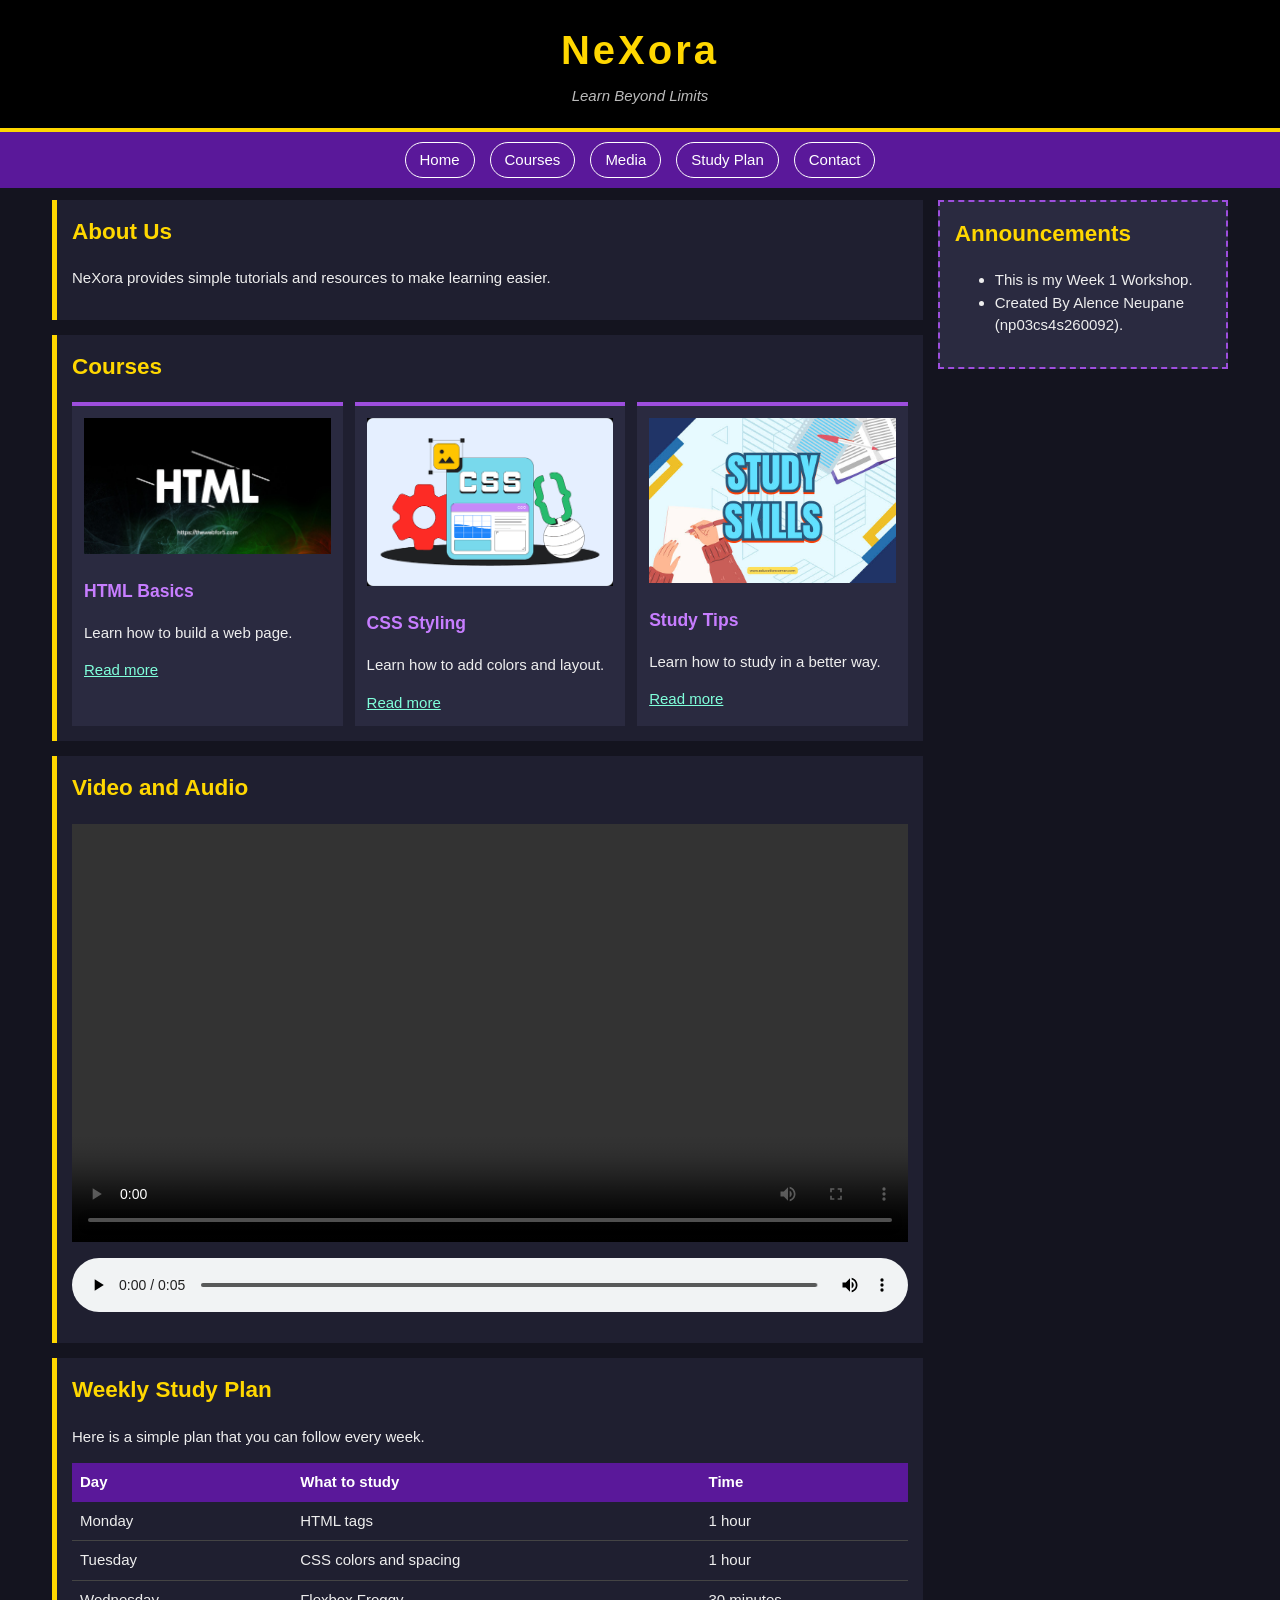
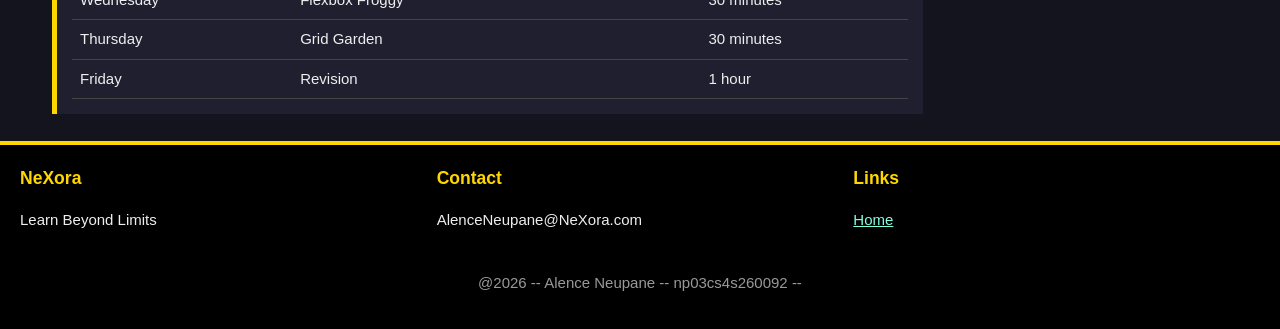
<file: workshop/index.html>
<!DOCTYPE html>
<html lang="en">
<head>
    <meta charset="UTF-8">
    <meta name="viewport" content="width=device-width, initial-scale=1.0">
    <title>NeXora</title>
    <link rel="stylesheet" href="style.css">
</head>
<body>

    <header>
        <h1>NeXora</h1>
        <p>Learn Beyond Limits</p>
    </header>

    <nav>
        <ul>
            <li><a href="#home">Home</a></li>
            <li><a href="#courses">Courses</a></li>
            <li><a href="#media">Media</a></li>
            <li><a href="#plan">Study Plan</a></li>
            <li><a href="#contact">Contact</a></li>
        </ul>
    </nav>

    <div class="wrapper">

        <main>

            <section id="home">
                <h2>About Us</h2>
                <p>NeXora provides simple tutorials and resources to make learning easier.</p>
            </section>

            <section id="courses">
                <h2>Courses</h2>
                <div class="course-area">
                    <article class="course-box">
                        <img src="images/html.png" alt="HTML course">
                        <h3>HTML Basics</h3>
                        <p>Learn how to build a web page.</p>
                        <a href="https://developer.mozilla.org/en-US/docs/Learn/HTML">Read more</a>
                    </article>

                    <article class="course-box">
                        <img src="images/css.png" alt="CSS course">
                        <h3>CSS Styling</h3>
                        <p>Learn how to add colors and layout.</p>
                        <a href="https://developer.mozilla.org/en-US/docs/Learn/CSS">Read more</a>
                    </article>

                    <article class="course-box">
                        <img src="images/study.png" alt="Study tips">
                        <h3>Study Tips</h3>
                        <p>Learn how to study in a better way.</p>
                        <a href="https://learningcenter.unc.edu/tips-and-tools/studying-101-study-smarter-not-harder/">Read more</a>
                    </article>
                </div>
            </section>

            <section id="media">
                <h2>Video and Audio</h2>

                <video controls>
                    <source src="video/intro.mp4" type="video/mp4">
                </video>

                <audio controls>
                    <source src="audio/lesson.mp3" type="audio/mpeg">
                </audio>
            </section>

            <section id="plan">
                <h2>Weekly Study Plan</h2>
                <p>Here is a simple plan that you can follow every week.</p>
                <table>
                    <tr>
                        <th>Day</th>
                        <th>What to study</th>
                        <th>Time</th>
                    </tr>
                    <tr>
                        <td>Monday</td>
                        <td>HTML tags</td>
                        <td>1 hour</td>
                    </tr>
                    <tr>
                        <td>Tuesday</td>
                        <td>CSS colors and spacing</td>
                        <td>1 hour</td>
                    </tr>
                    <tr>
                        <td>Wednesday</td>
                        <td>Flexbox Froggy</td>
                        <td>30 minutes</td>
                    </tr>
                    <tr>
                        <td>Thursday</td>
                        <td>Grid Garden</td>
                        <td>30 minutes</td>
                    </tr>
                    <tr>
                        <td>Friday</td>
                        <td>Revision</td>
                        <td>1 hour</td>
                    </tr>
                </table>
            </section>

        </main>

        <aside>
            <h2>Announcements</h2>
            <ul>
                <li>This is my Week 1 Workshop.</li>
                <li>Created By Alence Neupane (np03cs4s260092).</li>
            </ul>
        </aside>

    </div>

    <footer id="contact">
        <div class="foot-col">
            <h3>NeXora</h3>
            <p>Learn Beyond Limits</p>
        </div>
        <div class="foot-col">
            <h3>Contact</h3>
            <p>AlenceNeupane@NeXora.com</p>
        </div>
        <div class="foot-col">
            <h3>Links</h3>
            <p><a href="#home">Home</a></p>
        </div>
        <p class="foot-copy">@2026 -- Alence Neupane -- np03cs4s260092 --</p>
    </footer>

</body>
</html>
</file>
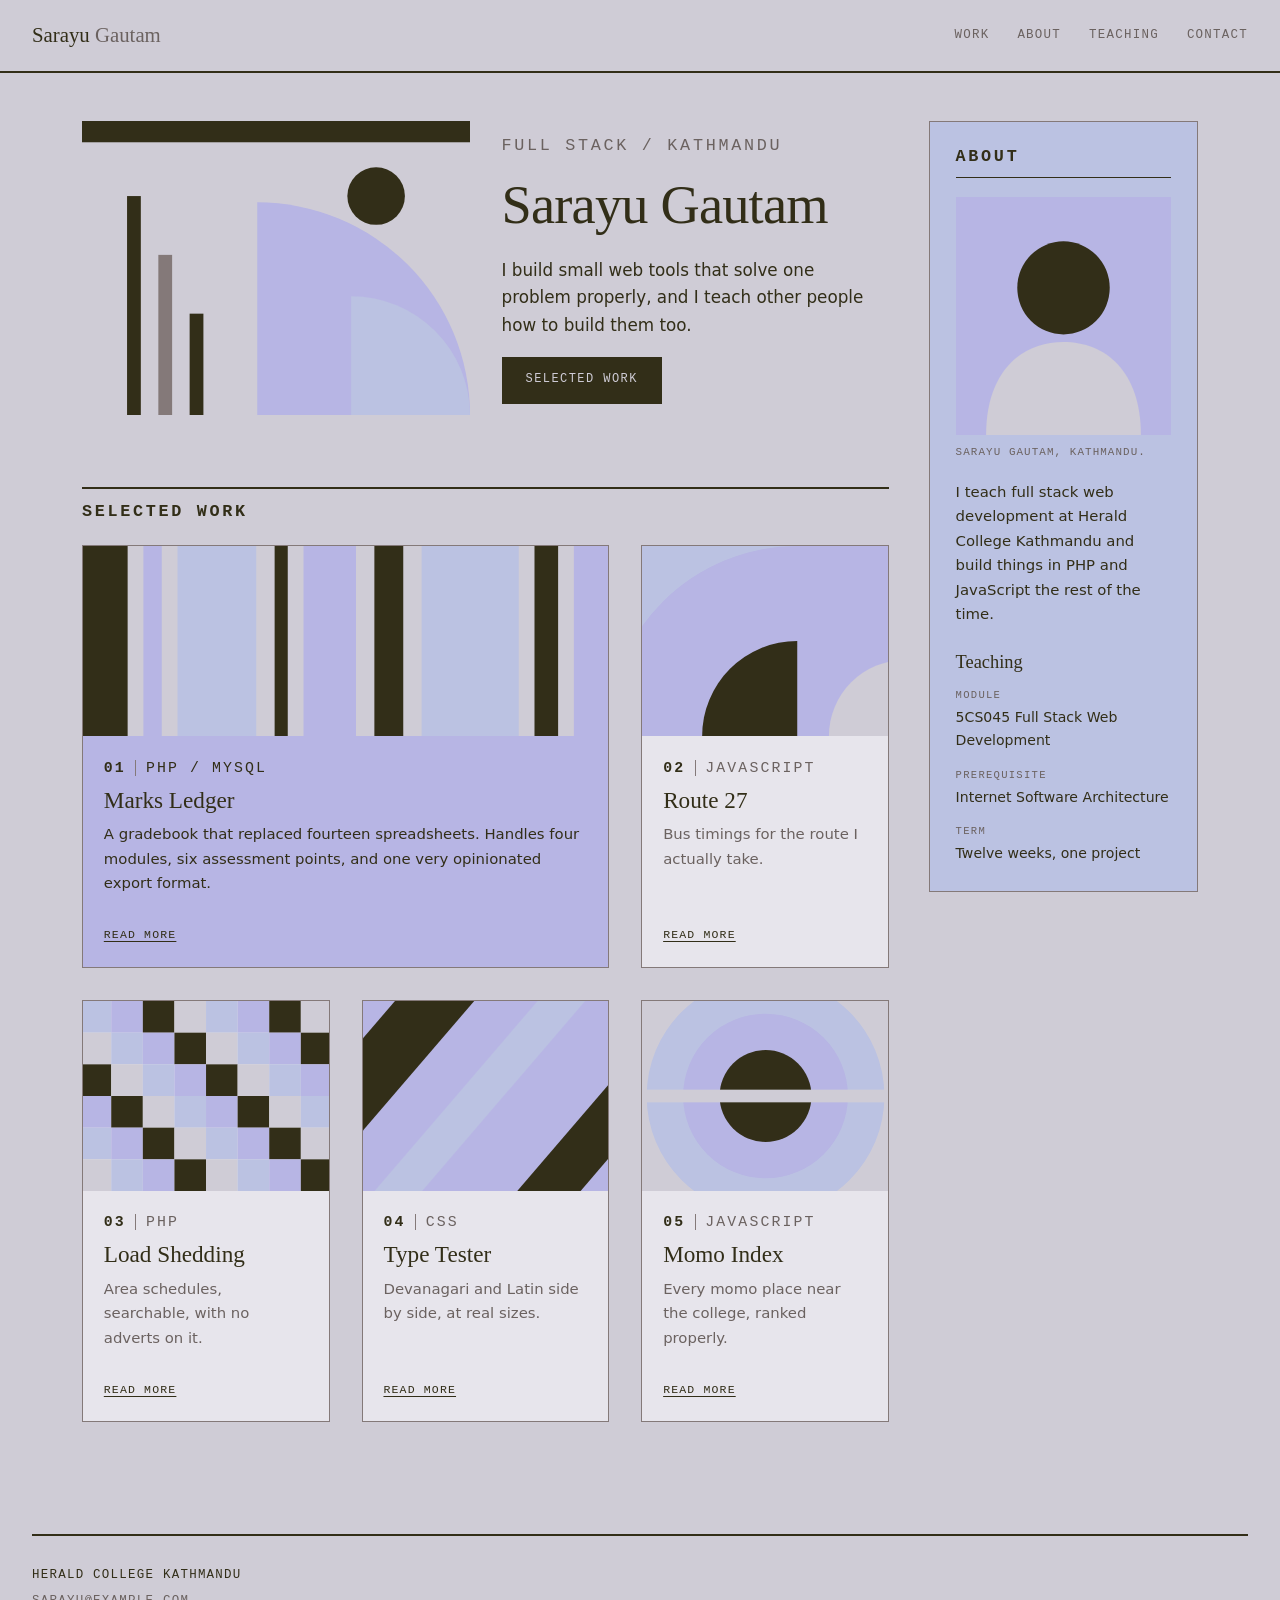
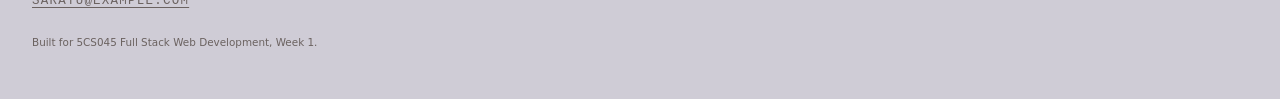
<file: portfoliostarter1_22fdc8e7-634a-47d0-9f8d-4e118a69518e_272021_/portfolio-starter/index.html>
<!DOCTYPE html>
<html lang="en">
<head>
  <meta charset="UTF-8">

  <!-- EXERCISE 10 -->
  <!--<meta name="viewport" content="width=device-width, initial-scale=1.0">-->

  <title>Sarayu Gautam</title>
  <link rel="stylesheet" href="style.css">
</head>
<body>

  <header class="site-header">
    <nav>

      <a href="#" class="logo">Sarayu <span>Gautam</span></a>

      <ul class="nav-links">
        <li><a href="#work">Work</a></li>
        <li><a href="#about">About</a></li>
        <li><a href="#teaching">Teaching</a></li>
        <li><a href="#contact">Contact</a></li>
      </ul>
    </nav>
  </header>

  <main>

    <div class="content">

      <section class="hero">
        <img src="images/hero.svg" alt="Abstract geometric composition">
        <div class="hero-text">
          <p class="eyebrow">Full stack / Kathmandu</p>
          <h1>Sarayu Gautam</h1>
          <p>I build small web tools that solve one problem properly, and
             I teach other people how to build them too.</p>
          <a href="#work" class="button">Selected work</a>
        </div>
      </section>

      <section class="gallery-section" id="work">
        <h2>Selected work</h2>

        <div class="gallery">

          <article class="card feature">
            <img src="images/card-1.svg" alt="">
            <div class="card-body">
              <p class="card-meta"><span>01</span>PHP / MySQL</p>
              <h3>Marks Ledger</h3>
              <p>A gradebook that replaced fourteen spreadsheets. Handles
                 four modules, six assessment points, and one very
                 opinionated export format.</p>
              <a href="#" class="card-link">Read more</a>
            </div>
          </article>

          <article class="card">
            <img src="images/card-2.svg" alt="">
            <div class="card-body">
              <p class="card-meta"><span>02</span>JavaScript</p>
              <h3>Route 27</h3>
              <p>Bus timings for the route I actually take.</p>
              <a href="#" class="card-link">Read more</a>
            </div>
          </article>

          <article class="card">
            <img src="images/card-3.svg" alt="">
            <div class="card-body">
              <p class="card-meta"><span>03</span>PHP</p>
              <h3>Load Shedding</h3>
              <p>Area schedules, searchable, with no adverts on it.</p>
              <a href="#" class="card-link">Read more</a>
            </div>
          </article>

          <article class="card">
            <img src="images/card-4.svg" alt="">
            <div class="card-body">
              <p class="card-meta"><span>04</span>CSS</p>
              <h3>Type Tester</h3>
              <p>Devanagari and Latin side by side, at real sizes.</p>
              <a href="#" class="card-link">Read more</a>
            </div>
          </article>

          <article class="card">
            <img src="images/card-5.svg" alt="">
            <div class="card-body">
              <p class="card-meta"><span>05</span>JavaScript</p>
              <h3>Momo Index</h3>
              <p>Every momo place near the college, ranked properly.</p>
              <a href="#" class="card-link">Read more</a>
            </div>
          </article>

        </div>
      </section>

    </div>

    <aside id="about">
      <h2>About</h2>

      <figure>
        <img src="images/profile.svg" alt="Abstract portrait mark">
        <figcaption>Sarayu Gautam, Kathmandu.</figcaption>
      </figure>

      <p>I teach full stack web development at Herald College Kathmandu
         and build things in PHP and JavaScript the rest of the time.</p>

      <h3 id="teaching">Teaching</h3>
      <dl class="meta-list">
        <dt>Module</dt>
        <dd>5CS045 Full Stack Web Development</dd>
        <dt>Prerequisite</dt>
        <dd>Internet Software Architecture</dd>
        <dt>Term</dt>
        <dd>Twelve weeks, one project</dd>
      </dl>
    </aside>

  </main>

  <footer id="contact">
    <p>Herald College Kathmandu</p>
    <p class="footer-mail"><a href="#">sarayu@example.com</a></p>
    <small>Built for 5CS045 Full Stack Web Development, Week 1.</small>
  </footer>

</body>
</html>
</file>
<file: workshop/style.css>
* {
    box-sizing: border-box;
}

body {
    margin: 0;
    background-color: #14141f;
    color: #eeeeee;
    font-family: Verdana, Geneva, sans-serif;
    font-size: 15px;
    line-height: 1.5;
}

img {
    max-width: 100%;
}

/* ===== top part ===== */
header {
    background-color: black;
    border-bottom: 4px solid gold;
    text-align: center;
    padding: 20px;
}

header h1 {
    margin: 0;
    color: gold;
    font-size: 30px;
    letter-spacing: 3px;
}

header p {
    margin: 5px 0 0 0;
    color: #bbbbbb;
    font-style: italic;
}

/* ===== menu (flexbox) ===== */
nav {
    background-color: #5a189a;
}

nav ul {
    margin: 0;
    padding: 10px;
    list-style: none;
    display: flex;
    flex-direction: column;
    justify-content: center;
    align-items: center;
    flex-wrap: wrap;
    gap: 8px;
}

nav a {
    display: block;
    color: white;
    text-decoration: none;
    border: 1px solid white;
    border-radius: 20px;
    padding: 6px 14px;
}

nav a:hover {
    background-color: gold;
    color: black;
}

/* ===== main part and sidebar (grid) ===== */
.wrapper {
    display: grid;
    grid-template-columns: 1fr;
    gap: 15px;
    padding: 12px;
}

main section {
    background-color: #1f1f30;
    border-left: 5px solid gold;
    padding: 15px;
    margin-bottom: 15px;
}

aside {
    background-color: #2a2a40;
    border: 2px dashed #9d4edd;
    padding: 15px;
    align-self: start;
}

h2 {
    margin-top: 0;
    color: gold;
}

h3 {
    color: #c77dff;
}

a {
    color: #80ffdb;
}

/* ===== course boxes (grid) ===== */
.course-area {
    display: grid;
    grid-template-columns: 1fr;
    gap: 12px;
}

.course-box {
    background-color: #2a2a40;
    border-top: 4px solid #9d4edd;
    padding: 12px;
}

.course-box:hover {
    background-color: #33334d;
    border-top-color: gold;
}

/* ===== video, audio, picture ===== */
video, audio {
    width: 100%;
    margin-bottom: 10px;
}

figcaption {
    font-size: 13px;
    color: #aaaaaa;
    font-style: italic;
}

/* ===== study plan table ===== */
table {
    width: 100%;
    border-collapse: collapse;
}

th {
    background-color: #5a189a;
    color: white;
    text-align: left;
    padding: 8px;
}

td {
    padding: 8px;
    border-bottom: 1px solid #444444;
}

tr:hover td {
    background-color: #2a2a40;
}

/* ===== bottom part (grid) ===== */
footer {
    background-color: black;
    border-top: 4px solid gold;
    display: grid;
    grid-template-columns: 1fr;
    gap: 10px;
    padding: 20px;
}

footer h3 {
    margin-top: 0;
    color: gold;
}

.foot-copy {
    text-align: center;
    color: #999999;
}

/* ===== tablet, 768px and up ===== */
@media (min-width: 768px) {

    header h1 {
        font-size: 40px;
    }

    nav ul {
        flex-direction: row;
        gap: 15px;
    }

    .wrapper {
        grid-template-columns: 3fr 1fr;
    }

    .course-area {
        grid-template-columns: repeat(2, 1fr);
    }

    footer {
        grid-template-columns: repeat(3, 1fr);
    }

    .foot-copy {
        grid-column: 1 / 4;
    }
}

/* ===== laptop / desktop, 1200px and up ===== */
@media (min-width: 1200px) {

    .wrapper {
        max-width: 1200px;
        margin: 0 auto;
    }

    .course-area {
        grid-template-columns: repeat(3, 1fr);
    }
}
</file>
<file: portfoliostarter1_22fdc8e7-634a-47d0-9f8d-4e118a69518e_272021_/portfolio-starter/style.css>
/* 5CS045 Week 1 Tutorial. Edit section B and section C only. */


/* SECTION A: GIVEN. DO NOT EDIT. */

:root {
  --ink:        #322E18;
  --stone:      #847979;
  --stone-text: #6B6260;
  --ground:     #CFCCD6;
  --surface:    #E7E5EC;
  --periwinkle: #BBC2E2;
  --lavender:   #B7B5E4;

  --serif: Georgia, "Iowan Old Style", "Times New Roman", serif;
  --mono:  ui-monospace, SFMono-Regular, Menlo, Consolas, monospace;
  --sans:  system-ui, "Segoe UI", Roboto, Helvetica, Arial, sans-serif;
}

*, *::before, *::after { box-sizing: border-box; }

body {
  margin: 0;
  padding: 0;
  font-family: var(--sans);
  font-size: 16px;
  line-height: 1.65;
  color: var(--ink);
  background: var(--ground);
}

img { max-width: 100%; display: block; }

h1, h2, h3 {
  font-family: var(--serif);
  font-weight: 400;
  line-height: 1.08;
  margin: 0 0 0.4em;
}
h1 { font-size: 3.4rem; letter-spacing: -0.015em; }
h2 { font-size: 1.05rem; font-family: var(--mono); text-transform: uppercase;
     letter-spacing: 0.16em; font-weight: 600; }
h3 { font-size: 1.45rem; }
p  { margin: 0 0 1em; }

a { color: var(--ink); text-underline-offset: 3px; }

.site-header {
  border-bottom: 2px solid var(--ink);
  padding: 0 2rem;
}

.logo {
  font-family: var(--serif);
  font-size: 1.3rem;
  text-decoration: none;
  padding: 1.15rem 0;
}
.logo span { color: var(--stone-text); }

.nav-links a {
  font-family: var(--mono);
  font-size: 0.78rem;
  text-transform: uppercase;
  letter-spacing: 0.1em;
  text-decoration: none;
  color: var(--stone-text);
  padding: 1.15rem 0;
  display: inline-block;
}
.nav-links a:hover { color: var(--ink); text-decoration: underline; }

main { padding: 3rem 2rem; max-width: 1180px; margin: 0 auto; }

.eyebrow {
  font-family: var(--mono);
  text-transform: uppercase;
  letter-spacing: 0.16em;
  font-size: 0.72rem;
  color: var(--stone-text);
  margin-bottom: 1rem;
}

.hero-text p { max-width: 34ch; font-size: 1.05rem; }
.hero img  { flex: 1; min-width: 0; }
.hero-text { flex: 1; min-width: 0; }

.button {
  display: inline-block;
  background: var(--ink);
  color: var(--ground);
  font-family: var(--mono);
  font-size: 0.75rem;
  text-transform: uppercase;
  letter-spacing: 0.12em;
  text-decoration: none;
  padding: 0.85rem 1.5rem;
}
.button:hover { background: var(--stone-text); }

.gallery-section { margin-top: 4.5rem; }
.gallery-section h2 { border-top: 2px solid var(--ink); padding-top: 0.9rem;
                      margin-bottom: 1.5rem; }

.card img { height: 190px; object-fit: cover; width: 100%; }

.card {
  background: var(--surface);
  border: 1px solid var(--stone);
  display: flex;
  flex-direction: column;
}
.card-body {
  padding: 1.2rem 1.3rem 1.4rem;
  display: flex;
  flex-direction: column;
  flex-grow: 1;
}
.card-body p { color: var(--stone-text); font-size: 0.93rem; }
.card-meta {
  font-family: var(--mono);
  font-size: 0.68rem;
  text-transform: uppercase;
  letter-spacing: 0.14em;
  color: var(--stone-text);
  margin-bottom: 0.5rem;
}
.card-meta span {
  color: var(--ink);
  font-weight: 600;
  border-right: 1px solid var(--stone);
  padding-right: 0.6rem;
  margin-right: 0.6rem;
}
.card-link {
  margin-top: auto;
  font-family: var(--mono);
  font-size: 0.72rem;
  text-transform: uppercase;
  letter-spacing: 0.1em;
  padding-top: 0.9rem;
}
.feature { background: var(--lavender); }
.feature .card-body p { color: var(--ink); }
.feature .card-meta   { color: var(--ink); }

aside {
  background: var(--periwinkle);
  border: 1px solid var(--stone);
  padding: 1.6rem;
  align-self: start;
}
aside h2 { border-bottom: 1px solid var(--ink); padding-bottom: 0.7rem;
           margin-bottom: 1.2rem; }
aside figure { margin: 0 0 1.1rem; }
aside figcaption {
  font-family: var(--mono);
  font-size: 0.68rem;
  text-transform: uppercase;
  letter-spacing: 0.1em;
  color: var(--stone-text);
  margin-top: 0.6rem;
}
aside p { font-size: 0.93rem; }
aside h3 { font-size: 1.15rem; margin-top: 1.6rem; }

.meta-list { margin: 0; font-size: 0.88rem; }
.meta-list dt {
  font-family: var(--mono);
  font-size: 0.66rem;
  text-transform: uppercase;
  letter-spacing: 0.12em;
  color: var(--stone-text);
  margin-top: 0.9rem;
}
.meta-list dd { margin: 0.1rem 0 0; }

footer {
  border-top: 2px solid var(--ink);
  margin: 4rem 2rem 0;
  padding: 1.8rem 0 3rem;
  font-family: var(--mono);
  font-size: 0.78rem;
  text-transform: uppercase;
  letter-spacing: 0.1em;
}
footer p { margin: 0 0 0.35rem; }
.footer-mail a { color: var(--stone-text); }
footer small {
  display: block;
  margin-top: 1.4rem;
  text-transform: none;
  letter-spacing: 0;
  font-family: var(--sans);
  color: var(--stone-text);
}


/* SECTION B: YOUR WORK */

/* EXERCISE 1 */
nav {
  display: flex;
  /* 1a */ justify-content:space-between;
  /* 1b */ align-items:center;
}

/* EXERCISE 2 */
.nav-links {
  list-style: none;
  padding: 0;
  margin: 0;
  /* 2a */ display:flex;
  gap: 1.75rem;
}

/* EXERCISE 3 */
.hero {
  /* 3a */ display:flex;
  /* 3b */ align-items:center;
  /* 3c */ gap:2rem;
}

/* EXERCISE 5 */
.gallery {
  display: grid;
  /* 5a */ grid-template-columns:1fr 1fr 1fr;
  /* 5b */ gap:2rem;
}

/* EXERCISE 7 */
.feature {
  /* 7a */ grid-column: span 2;
}

/* EXERCISE 8 */
main {
  display: grid;
  /* 8a */ grid-template-columns: 3fr 1fr;
  gap: 2.5rem;
}


/* SECTION C: RESPONSIVE */

/* EXERCISE 11 */
@media (max-width: 768px) {

  main {
    /* 11a */ grid-template-columns:1fr;
  }

  .gallery {
    /* 11b */ grid-template-columns: ________;
  }

  .feature {
    grid-column: span 2;
  }
}

@media (max-width: 480px) {

  .gallery {
    /* 11c */ grid-template-columns: ________;
  }

  .feature {
    grid-column: span 1;
  }

  nav {
    /* 11d */ flex-direction: ________;
    gap: 0.5rem;
    padding-bottom: 0.75rem;
  }

  .hero {
    /* 11e */ flex-direction: ________;
  }

  h1 { font-size: 1.9rem; }
  main { padding: 1.5rem 1rem; }
  .site-header { padding: 0 1rem; }
}
</file>
